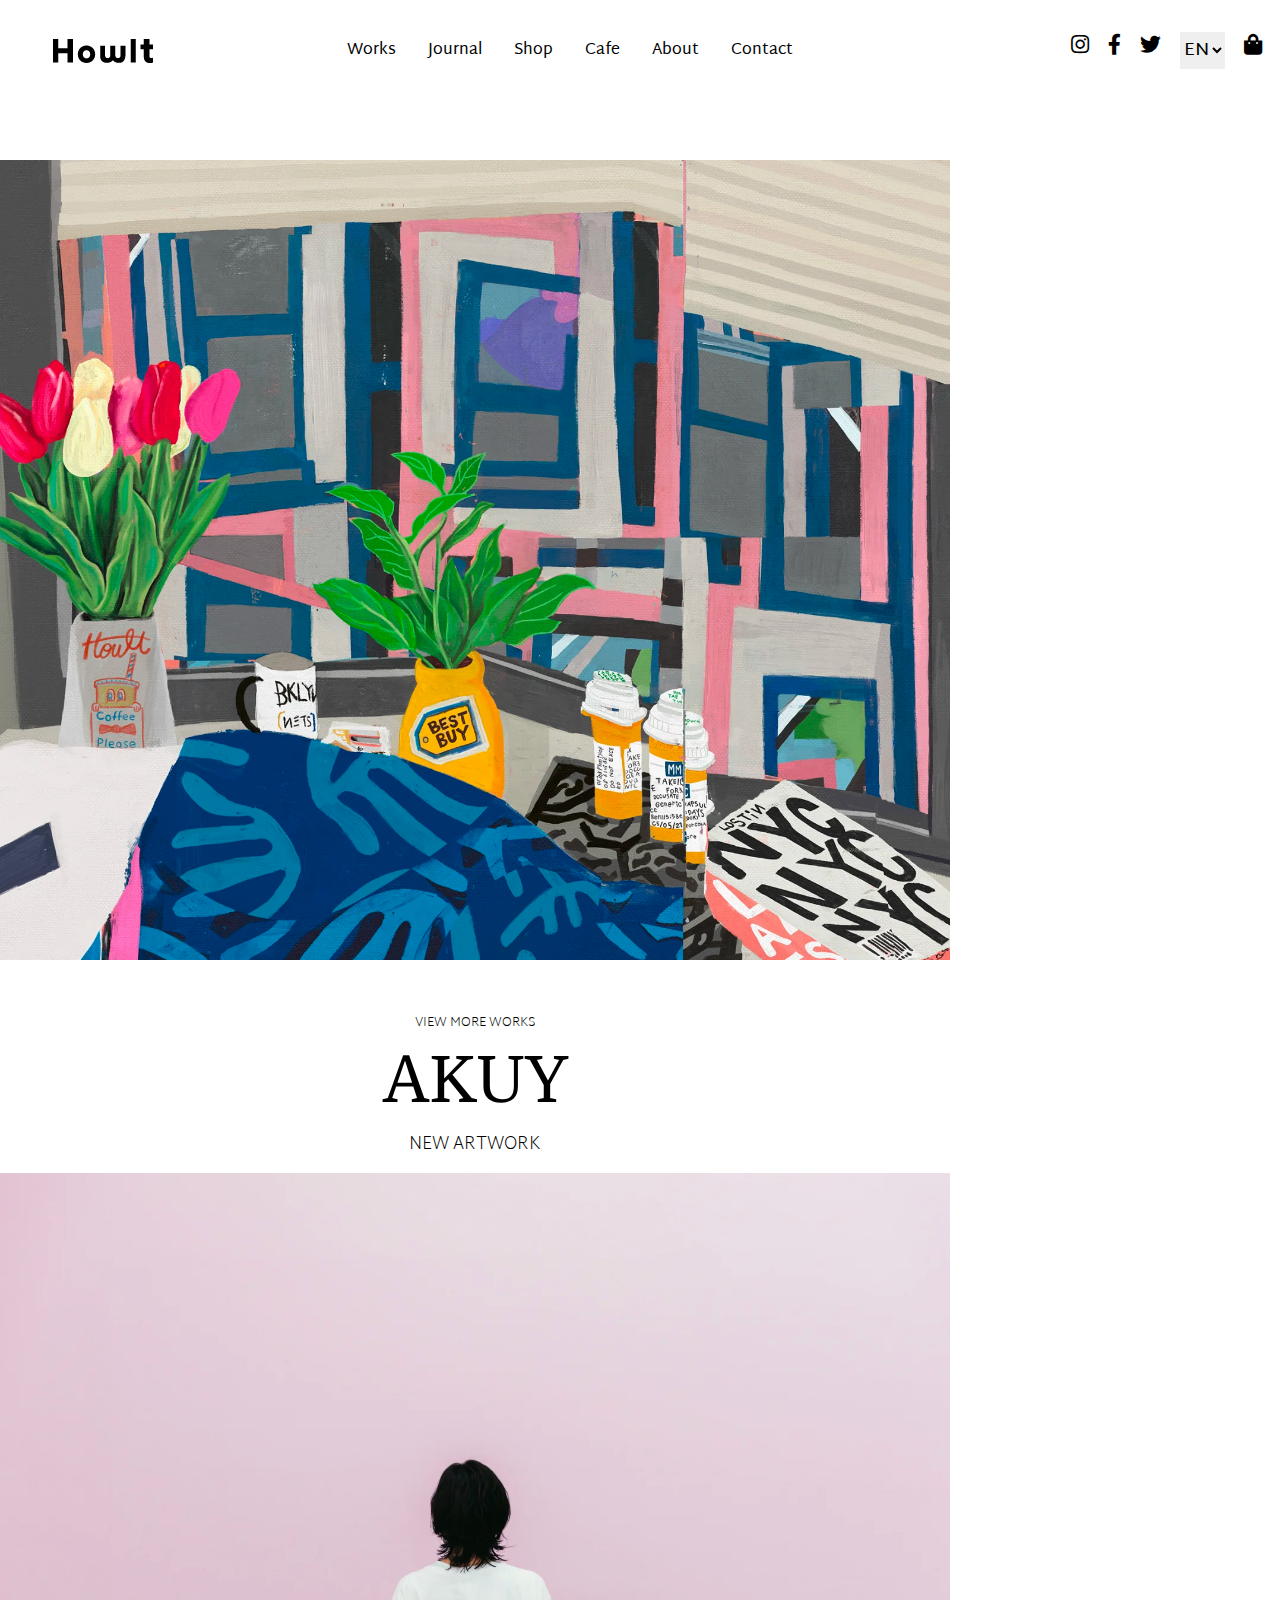
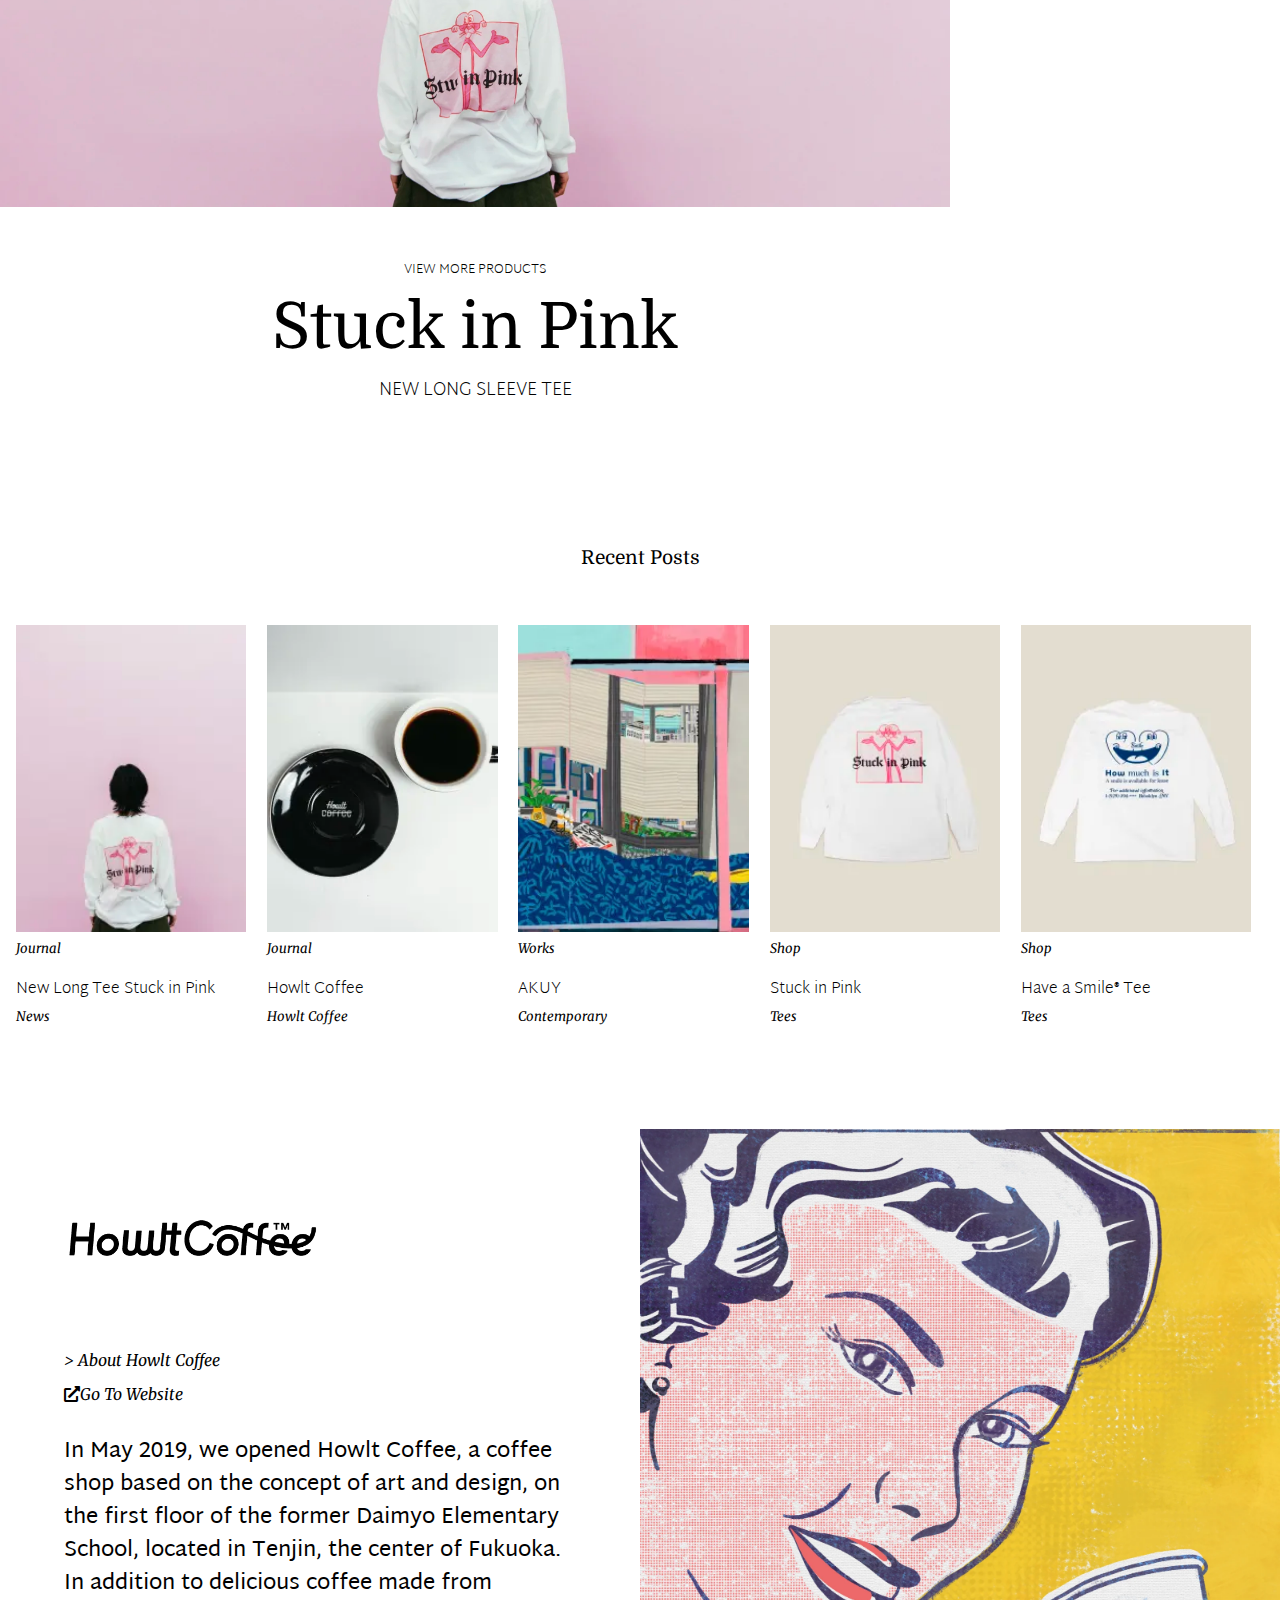
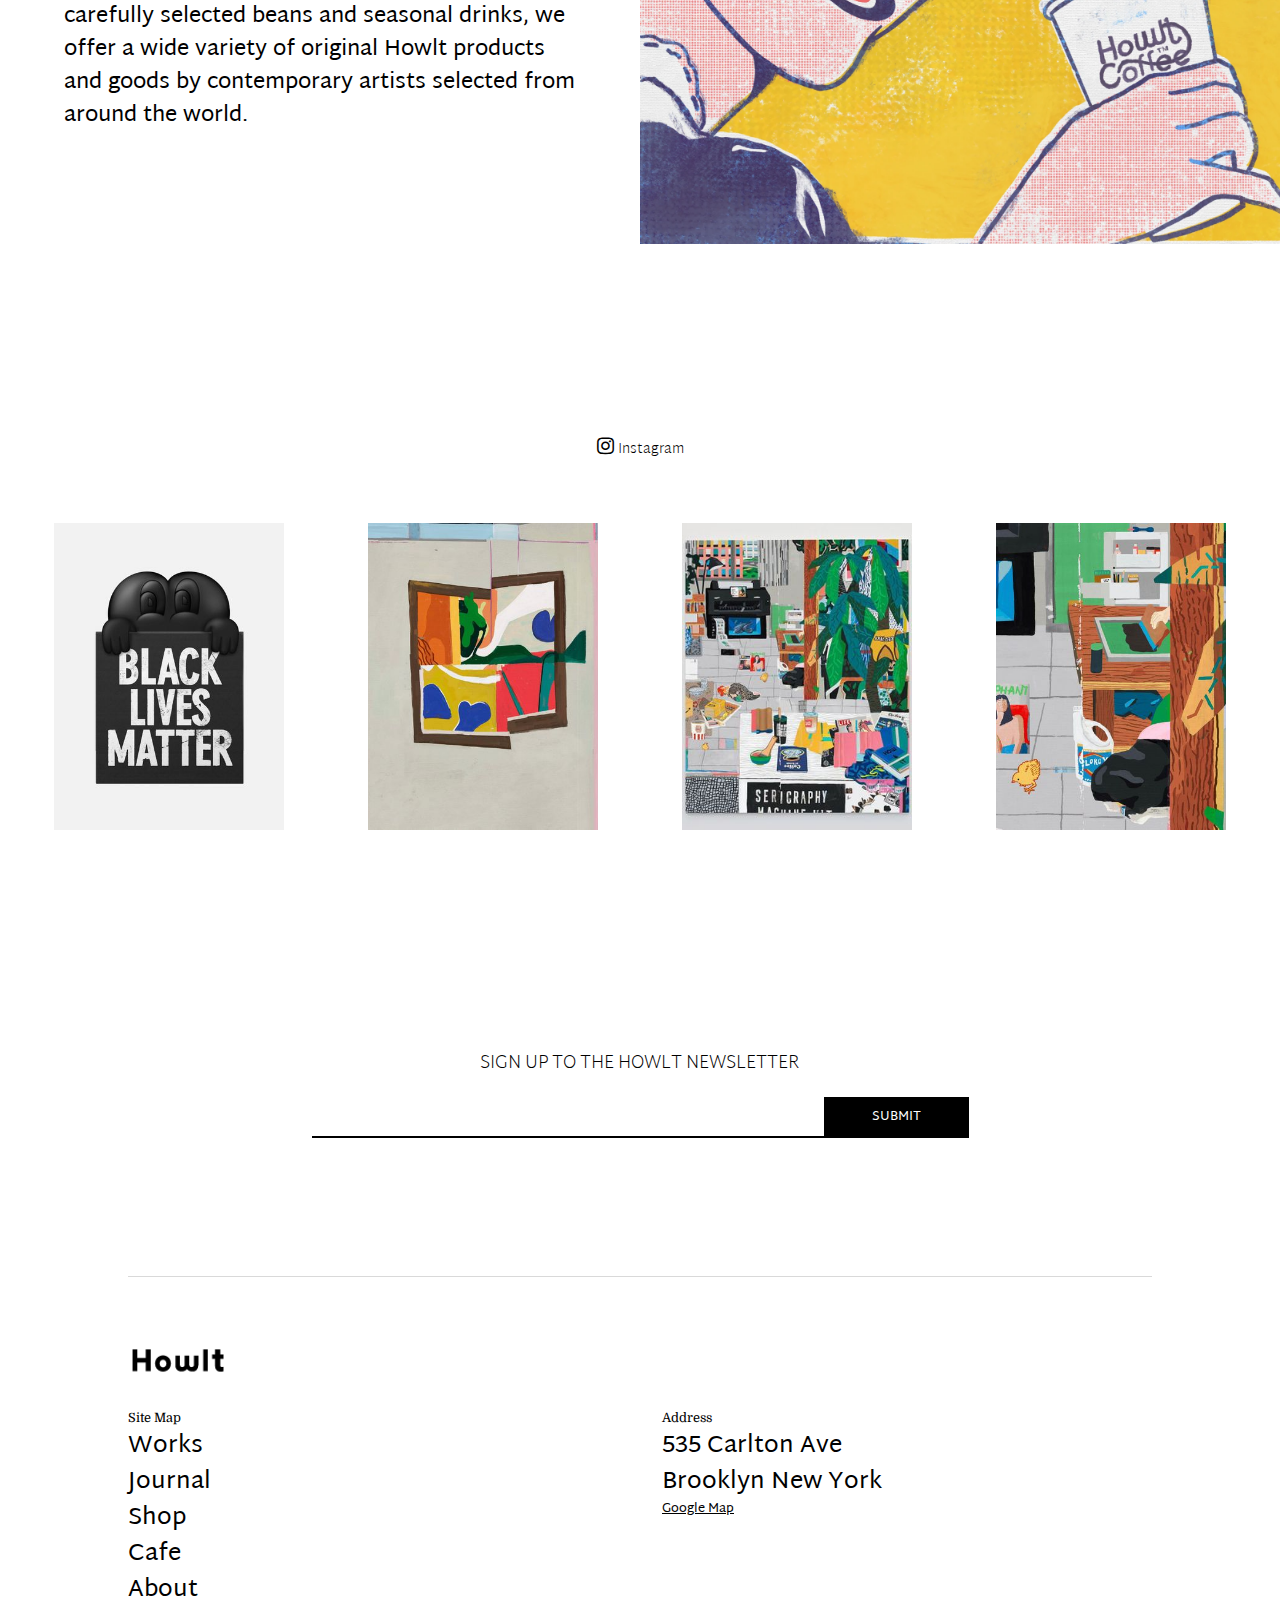
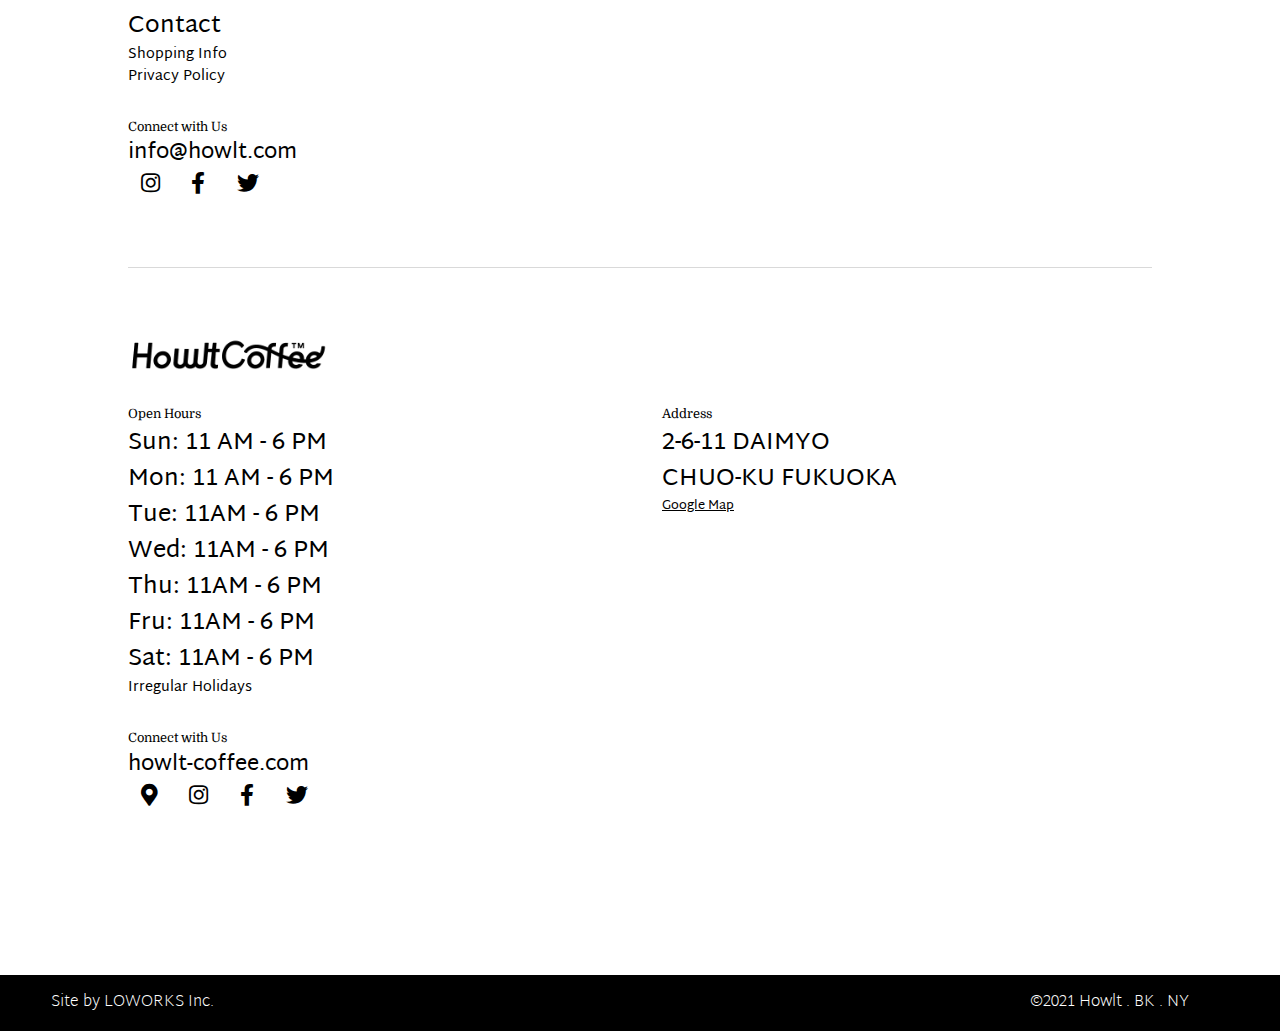
<file: index.html>
<!DOCTYPE html>
<html lang="en">
<head>
    <meta charset="UTF-8">
    <meta name="viewport" content="width=device-width, initial-scale=1.0" />
    <title>Components | Howlt</title>
    <link href="https://fonts.googleapis.com/css2?family=Merriweather:ital,wght@1,300&family=Domine&family=Martel+Sans&display=swap" rel="stylesheet">
    <link href="fonts/fontawesome/css/all.css" rel="stylesheet">
    <link href="css/normalize.css" rel="stylesheet" />
    <link href="css/main.css" rel="stylesheet" />
</head>

<!--Content from https://howlt.com/en/ for learning purposes-->

<body>
    <!--Navigation-->
    <header>
        <nav class="nav-main"> 
                <div class="nav-heading">
                    <h1><a href="index.html"><img src="image/logo.PNG" alt="Howlt"></a></h1>
                </div>

                <div class="nav-page">
                    <ul class="nav-list">
                        <li><a href="#!">Works</a></li>
                        <li><a href="#!">Journal</a></li>
                        <li><a href="#!">Shop</a></li>
                        <li><a href="#!">Cafe</a></li>
                        <li><a href="#!">About</a></li>
                        <li><a href="#!">Contact</a></li>
                    </ul>
                </div> <!--nav div-->

                <div class="nav-icon">
                    <ul class="nav-list">
                        <li><a href="#!"><i class="fab fa-instagram"></i></a></li>
                        <li><a href="#!"><i class="fab fa-facebook-f"></i></a></li>
                        <li><a href="#!"><i class="fab fa-twitter"></i></a></li>
                        <li><select name="lang" id="lang-select">
                            <option value="english">EN</option>
                            <option value="japanese">JA</option>
                            </select>
                        </li>
                        <li><a href="#!"><i class="fas fa-shopping-bag"></i></a></li>
                    </ul>
                </div>

        </nav>
    </header>

    <main>
        <!--Hero-->
        <div class="cover-section">
            <div class="cover-section__cell">
                <img src="image/hero1.webp" alt="Akuy">
                <h3 class="small"><a href="#!">View more works</a></h3>
                <h2 class="uppercase">Akuy</h2>
                <h3>New Artwork</h3>
            </div>
            
            <div class="cover-section__cell">
                <img src="image/hero2.webp" alt="Cover in Pink">
                <h3 class="small"><a href="#!">View more products</a></h3>
                <h2>Stuck in Pink</h2>
                <h3>New Long Sleeve Tee</h3>
            </div>
        </div>

        <!--Recent Posts-->
        <section class="gallery">
            <h2 class="small">Recent Posts</h2>
            <div class="container">
                <article class="gallery__item">
                    <a href="#!"><img src="image/recentpost1.webp" alt="New Long Tee Stuck in Pink"></a>
                    <p><em><a href="#!">Journal</a></em></p>
                    <h4 class="large">New Long Tee Stuck in Pink</h4>
                    <p><em><a href="#!">News</a></em></p>
                </article>

                <article class="gallery__item">
                    <a href="#!"><img src="image/recentpost2.webp" alt="Howlt coffee"></a>
                    <p><em><a href="#!">Journal</a></em></p>
                    <h4 class="large">Howlt Coffee</h4>
                    <p><em><a href="#!">Howlt Coffee</a></em></p>
                </article>

                <article class="gallery__item">
                    <a href="#!"><img src="image/recentpost3.webp" alt="AKUY"></a>
                    <p><em><a href="#!">Works</a></em></p>
                    <h4 class="large">AKUY</h4>
                    <p><em><a href="#!">Contemporary</a></em></p>
                </article>

                <article class="gallery__item">
                    <a href="#!"><img src="image/recentpost4.webp" alt="Stuck in pink"></a>
                    <p><em><a href="#!">Shop</a></em></p>
                    <h4 class="large">Stuck in Pink</h4>
                    <p><em><a href="#!">Tees</a></em></p>
                </article>

                <article class="gallery__item">
                    <a href="#!"><img src="image/recentpost5.webp" alt="Have a smile tee"></a>
                    <p><em><a href="#!">Shop</a></em></p>
                    <h4 class="large">Have a Smile&#174; Tee</h4>
                    <p><em><a href="#!">Tees</a></em></p>
                </article>
            </div>
        </section>

        <!--Howlt Coffee-->
        <section class="post">
            <div class="container">
                <article class="post__item">
                    <h2><img src="image/logo-coffee.PNG" alt="Howlt coffee"></h2>
                    <p><em><a href="#!">&#62; About Howlt Coffee</a></em></p>
                    <p><em><i class="fas fa-external-link-alt"></i>Go To Website</em></p>
                    <p class="post__item--paragraph">In May 2019, we opened Howlt Coffee, a coffee shop based on the concept of art and design, on the first floor of the former Daimyo Elementary School, located in Tenjin, the center of Fukuoka. In addition to delicious coffee made from carefully selected beans and seasonal drinks, we offer a wide variety of original Howlt products and goods by contemporary artists selected from around the world.</p>
                </article>

                <article class="post__item">
                    <img src="image/He-graphic.webp" alt="Howlt Coffee">
                </article>
            </div>
        </section>

         <!--Instagram Posts-->
         <section class="gallery">
            <h3 class="instagram"><i class="fab fa-instagram large-icon"></i> Instagram</h3>
            <div class="container">
                <article class="gallery__item">
                    <a href="#!"><img src="image/instagram1.jpg" alt="Wall art"></a>
                </article>

                <article class="gallery__item">
                    <a href="#!"><img src="image/instagram2.jpg" alt="Wall art"></a>
                </article>

                <article class="gallery__item">
                    <a href="#!"><img src="image/instagram3.jpg" alt="Wall art"></a>
                </article>

                <article class="gallery__item">
                    <a href="#!"><img src="image/instagram4.jpg" alt="Wall art"></a>
                </article>

            </div>
        </section>
    
        <!--Newsletter-->  
        <div class="newsletter">
            <h3>Sign up to the Howlt newsletter</h3>
            <form action="my-form.php" method="POST">
                <input type="email" name="email"><input type="submit" value="submit">
            </form>
        </div>     

        <!--Contact-->
        <section class="contact">
            <img src="image/logo.PNG" alt="Howlt contact information" width="100">
            <div class="container">
                <div class="itm1">
                    <h2 class="extrasmall">Site Map</h2>
                    <ul>
                        <li><a href="#!">Works</a></li>
                        <li><a href="#!">Journal</a></li>
                        <li><a href="#!">Shop</a></li>
                        <li><a href="#!">Cafe</a></li>
                        <li><a href="#!">About</a></li>
                        <li><a href="#!">Contact</a></li>
                    </ul> 
                    
                    <ul class="small">
                        <li><a href="#!">Shopping Info</a></li>
                        <li><a href="#!">Privacy Policy</a></li>
                    </ul>
                </div>

                <div>
                    <h2 class="extrasmall">Address</h2>

                    <ul>
                        <li>535 Carlton Ave</li>
                        <li>Brooklyn New York</li>
                    </ul>

                    <p class="map"><a href="#!">Google Map</a></p>
                </div>
                

                <div>
                    <h2 class="extrasmall">Connect with Us</h2>

                    <p><a href="#!">info@howlt.com</a></p>

                    <p>
                        <a href="#!"><i class="fab fa-instagram"></i></a>
                        <a href="#!"><i class="fab fa-facebook-f"></i></a>
                        <a href="#!"><i class="fab fa-twitter"></i></a>
                    </p>
                </div>
            </div>
        </section>

        <section class="contact">
            <img src="image/logo-coffee.PNG" alt="Howlt Coffee contact information" width="200">
            <div class="container">
                <div class="itm1">
                    <h2 class="extrasmall">Open Hours</h2>
                    <ul>
                        <li>Sun: 11 AM - 6 PM</li>
                        <li>Mon: 11 AM - 6 PM</li>
                        <li>Tue: 11AM - 6 PM</li>
                        <li>Wed: 11AM - 6 PM</li>
                        <li>Thu: 11AM - 6 PM</li>
                        <li>Fru: 11AM - 6 PM</li>
                        <li>Sat: 11AM - 6 PM</li>
                    </ul> 
                    
                    <ul class="small">
                        <li><a href="#!">Irregular Holidays</a></li>
                    </ul>
                </div>

                <div>
                    <h2 class="extrasmall">Address</h2>

                    <ul>
                        <li>2-6-11 DAIMYO</li>
                        <li>CHUO-KU FUKUOKA</li>
                    </ul>

                    <p class="map"><a href="#!">Google Map</a></p>
                </div>
                

                <div>
                    <h2 class="extrasmall">Connect with Us</h2>

                    <p><a href="#!">howlt-coffee.com</a></p>

                    <p>
                        <a href="#!"><i class="fas fa-map-marker-alt"></i></a>
                        <a href="#!"><i class="fab fa-instagram"></i></a>
                        <a href="#!"><i class="fab fa-facebook-f"></i></a>
                        <a href="#!"><i class="fab fa-twitter"></i></a>
                    </p>
                </div>
            </div>
        </section>

        <!--Footer-->
        <footer>
            <p>Site by LOWORKS Inc.</p>
            <p>&#169;2021 Howlt . BK . NY</p>
        </footer>  

    </main>
</body>
</html>
</file>
<file: css/main.css>
/*Content from https://howlt.com/en/ for learning purposes*/
*,
*:before,
*:after {
  box-sizing: inherit;
}

html {
    --font-sans-serif: "martel sans", sans-serif;
    --font-serif: "domine", serif;
    --font-italics: "Merriweather";
    --black: black;
    box-sizing: border-box;
}

main {
    width: 100%;
    margin: 0;
    padding: 0;
}

img {
    display: block;
    max-width: 100%;
    object-fit: cover;
}

/*TYPOGRAPHY*/
p,
h1,
li {
    font-family: var(--font-sans-serif);
    font-size: 22px;
    line-height: 1.5em;
    list-style: none;
    margin: 0;
    padding: 0;
}

.small li {
    font-size: 1.1rem;
}

h2 {
    font-family: var(--font-serif);
    font-size: 1.1em;
    font-size: 4em;
    font-weight: 400;
    margin: 0;
}

/*I created a lot of heading size workarounds due to a large number of font sizes used on the site*/
h2.small {
    font-size: 1.2em;
    text-transform: none; 
    text-align: center;
    margin: 0 0 1em;
}

h2.extrasmall {
    font-size: 0.8em;
}

h3 {
    font-family: var(--font-sans-serif);
    font-size: 1.1em;
    font-weight: 200;
    text-transform: uppercase;
}

h3.small {
    font-size: 0.8em;
}

h4 {
    font-family: var(--font-sans-serif);
    font-size: 0.8em;
    font-weight: 200;
}

h4.large {
    font-size: 1em;
    margin: 1em 0 0;
}

em {
    font-family: var(--font-italics);
    font-size: 0.6em;
}

.contact li {
    font-size: 1.5rem;
}

.uppercase {
    text-transform: uppercase;
}

/*Typography - mobile*/
@media screen and (max-width: 600px) {
    p,
    .contact li {
        font-size: 16px;
    }

    h2 {
        font-size: 2em;
    }

    h3 {
        font-size: 0.8em;
    }

    h4.large {
        font-size: 0.8em;
    }
    }

/*NAVIGATION*/
.nav-main {
    display: flex;
    align-items: center;
    justify-content: space-between;
    position: fixed;
    top: 0;
    width: 100%;
    background: white;
    padding-top: 1rem;
}

a {
    color: var(--black);
    text-decoration: none;
}

select {
    font-size: 0.9em;
    border: none;
}

.nav-list {
    list-style: none;
    text-transform: none;
    font-family: var(--font-sans-serif);
}

/*Nav - Logo*/
.nav-heading {
    position: relative;
    left: 3rem;
}

/*Nav - Pages*/
.nav-page .nav-list {
    display: grid;
    grid-template-columns: repeat(6, auto);
    grid-gap: 2.5vw;
    padding: 0 3.5rem;
}

.nav-page .nav-list li { 
    font-size: 1rem;
}

/*Nav - Icons*/
.nav-icon {
    position: relative;
    right: 0.5rem;
}

.nav-icon .nav-list {
    display: flex;
}

.nav-icon .nav-list li {
    margin: 0 0.3rem;
    padding: 0 0.3rem;
    font-size: 1.3rem;
}

/*COVER SECTION*/
.cover-section {
    margin: 0;
    padding: 0;
    display: grid;
    grid-template-columns: minmax(auto, 950px);
    text-align: center;
}

.cover-section__cell img {
    max-height: 50rem;
    width: 100%;
    margin-bottom: 3.5rem;
}

.cover-section:first-child {
    margin-top: 10rem;
}

/*RECENT POSTS*/
.gallery h2{
    text-align: center;
    margin: 8rem 0 1rem;
    margin-bottom: 3.5rem;
}

.gallery {
    margin: 0 auto;
}

.gallery p {
    width: 100%;
}

.gallery .container {
    display: grid;
    justify-items: center;
    grid-template-columns: repeat(auto-fit, minmax(120px, 1fr));
    margin: 0 1rem;
    grid-gap: 0.5rem;
}

.gallery__item {
    max-width: 100%;
    padding-bottom: 2rem;
}

.gallery__item img {
    height: 24vw;
    min-height: 160px;
    width: 18vw;
    min-width: 120px;
}

/*HOWLT COFFEE*/
.post {
    margin-top: 4rem;
}

.post__item h2 img {
    width: 20vw;
    min-width: 200px;
}

.post .container {
    display: grid;
    grid-template-columns: repeat(auto-fit, minmax(400px, 1fr));
}

.post__item {
    padding: 0 4rem 0;
}

.post__item:nth-child(2) {
    padding: 0;
    max-width: 100%;
}

.post h2 {
    margin: 5rem 0;
}

.post__item--paragraph {
    padding: 1.5rem 0 2rem;
}

.post em{
    font-size: 1rem;
}

/*INSTAGRAM*/
h3.instagram  {
    text-align: center;
    text-transform: none;
    margin: 12rem 0 4rem;
    position: relative;
    font-size: 0.9rem;
    z-index: -1;
}

.large-icon {
    font-size: 1.2rem;
}

/*NEWSLETTER*/
.newsletter {
    margin: 12rem 0 8rem;
    text-align: center;
}

input[type=email] {
    width: 40%;
    border: none;
    border-bottom: 2px solid black;
}

input[type=submit] {
    background-color: black;
    font-family: var(--font-sans-serif);
    font-size: 0.8rem;
    text-transform: uppercase;
    color: white;
    border: none;
    margin-top: 1rem;
    padding: 0.8rem 3rem;
    position: relative;
    bottom: 10.5px;
    z-index: -1;
}

/*CONTACT*/
.contact {
    width: 80%;
    margin: 4rem auto; 
    border-top: 0.7px solid #d9d9d9;
}

.contact img {
    padding-top: 4rem;
}

.contact .container {
    display: flex;
    justify-content: space-between;
    padding-right: 15rem;
    flex-wrap: wrap;
}

.itm1 {
    flex-basis: 20rem;
}

.contact ul, p {
    padding: 0;
    margin: 0;
    min-width: 250px;
}

h2.extrasmall {
    font-weight: 100;
    text-transform: none;
    margin: 2rem 0 .2rem;
}

p.map {
    text-decoration: underline;
    font-size: 0.8em;
}

.contact i {
    margin: 0 0.8rem;
}

.contact .small li {
    font-size: 0.9rem;
}

/*FOOTER*/
footer {
    margin-top: 10rem;
    padding: 1rem 0;
    background-color: black;
    color: white;
    display: flex;
    justify-content: space-between;
    flex-shrink: 0;
}

footer p {
    font-size: 1em;
    font-weight: 100;
    padding: 0;
    margin: 0;
}

footer p:first-child {
    padding-left: 4vw;
}
</file>
